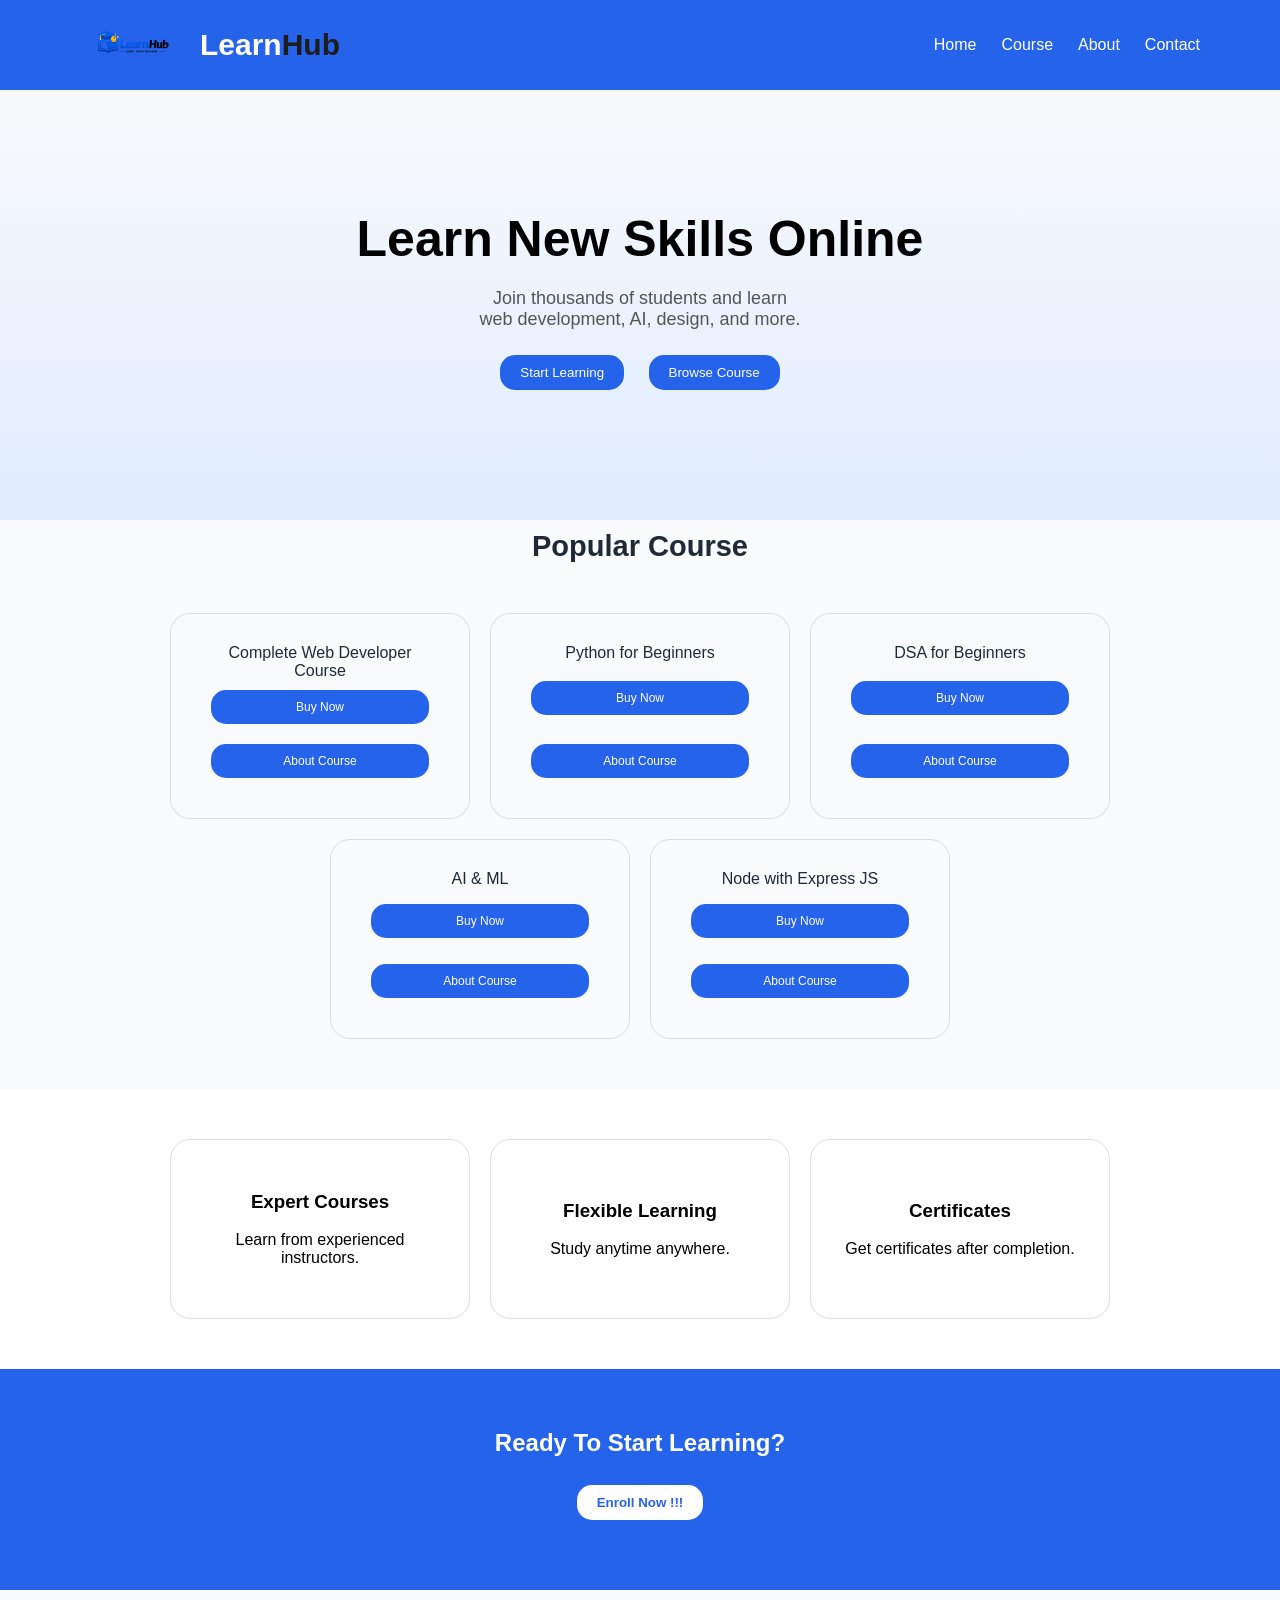
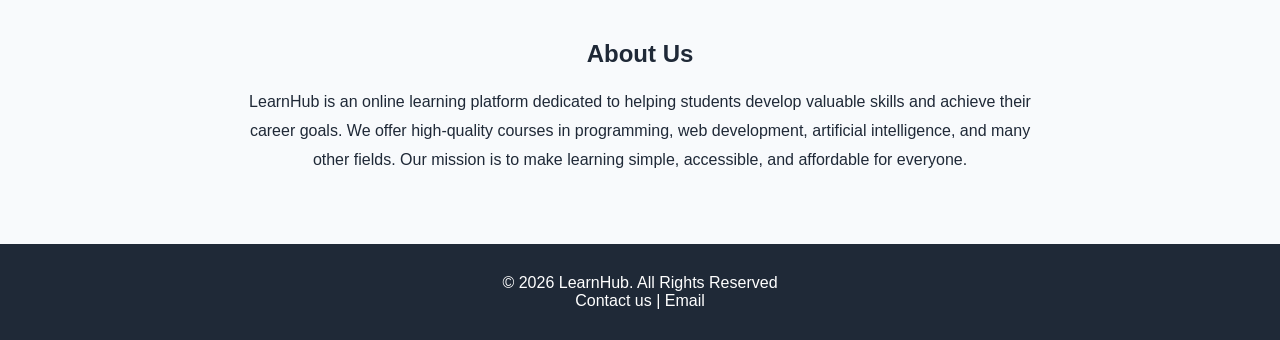
<file: task2/index.html>
<!DOCTYPE html>
<html lang="en">

<head>
    <meta charset="UTF-8">
    <meta name="viewport" content="width=device-width, initial-scale=1.0">
    <title>Landing Page</title>
    <link rel="stylesheet" href="style.css">
    <link rel="shortcut icon" href="img/favicon.png" type="image/x-icon">
</head>

<body>
    <nav>
        <!-- <img src="./img/logo.png" alt="logo"> -->
        <!-- <h2>Learn<span>Hub</span></h2> -->

        <div class="logo">
    <img src="./img/logo.png" alt="logo">
    <h2>Learn<span>Hub</span></h2>
</div>

        <ul>
            <li><a href="#hero">Home</a></li>
            <li><a href="#course">Course</a></li>
            <li><a href="#about">About</a></li>
            <li><a href="#contact">Contact</a></li>
        </ul>
    </nav>

    <section class="hero" id="hero">
        <h1>Learn New Skills Online</h1>
        <p>
            Join thousands of students and learn <br>
            web development, AI, design, and more.
        </p>

        <button>Start Learning</button>
        <button>Browse Course</button>
    </section>

    <h2 class="popularCourse">Popular Course</h2>
    <section class="course" id="course">
        <div class="Card">
            Complete Web Developer Course <br>
            <button class="btn">Buy Now </button>
            <button class="btn">About Course</button>
        </div>
        <div class="Card">
            Python for Beginners <br>
            <button class="btn">Buy Now</button>
            <button class="btn">About Course</button>
        </div>
        <div class="Card">
            DSA for Beginners <br>
            <button class="btn">Buy Now</button>
            <button class="btn">About Course</button>
        </div>
        <div class="Card">
            AI & ML <br>
            <button class="btn">Buy Now</button>
            <button class="btn">About Course</button>
        </div>
        <div class="Card">
            Node with Express JS <br>
            <button class="btn">Buy Now</button>
            <button class="btn">About Course</button>
        </div>
    </section>

    <section class="features">
        <div class="card">
            <h3>Expert Courses</h3> <br>
            <p>Learn from experienced instructors.</p>
        </div>
        <div class="card">
            <h3>Flexible Learning</h3> <br>
            <p>Study anytime anywhere.</p>
        </div>
        <div class="card">
            <h3>Certificates</h3> <br>
            <p>Get certificates after completion.</p>
        </div>
    </section>

    <section class="CTA">
        <h2>Ready To Start Learning?</h2> <br>
        <button>Enroll Now !!!</button>
    </section>

    <section class="about" id="about">
        <h2>About Us</h2>
        <p>
            LearnHub is an online learning platform dedicated to helping students
            develop valuable skills and achieve their career goals. We offer
            high-quality courses in programming, web development, artificial
            intelligence, and many other fields. Our mission is to make learning
            simple, accessible, and affordable for everyone.
        </p>
    </section>

    <footer id="contact">
        &copy; 2026 LearnHub. All Rights Reserved <br>
        <a href="tel:+918369845989">Contact us</a> | <a href="mailto:learnhub@gmail.com">Email</a>
    </footer>
</body>

</html>
</file>
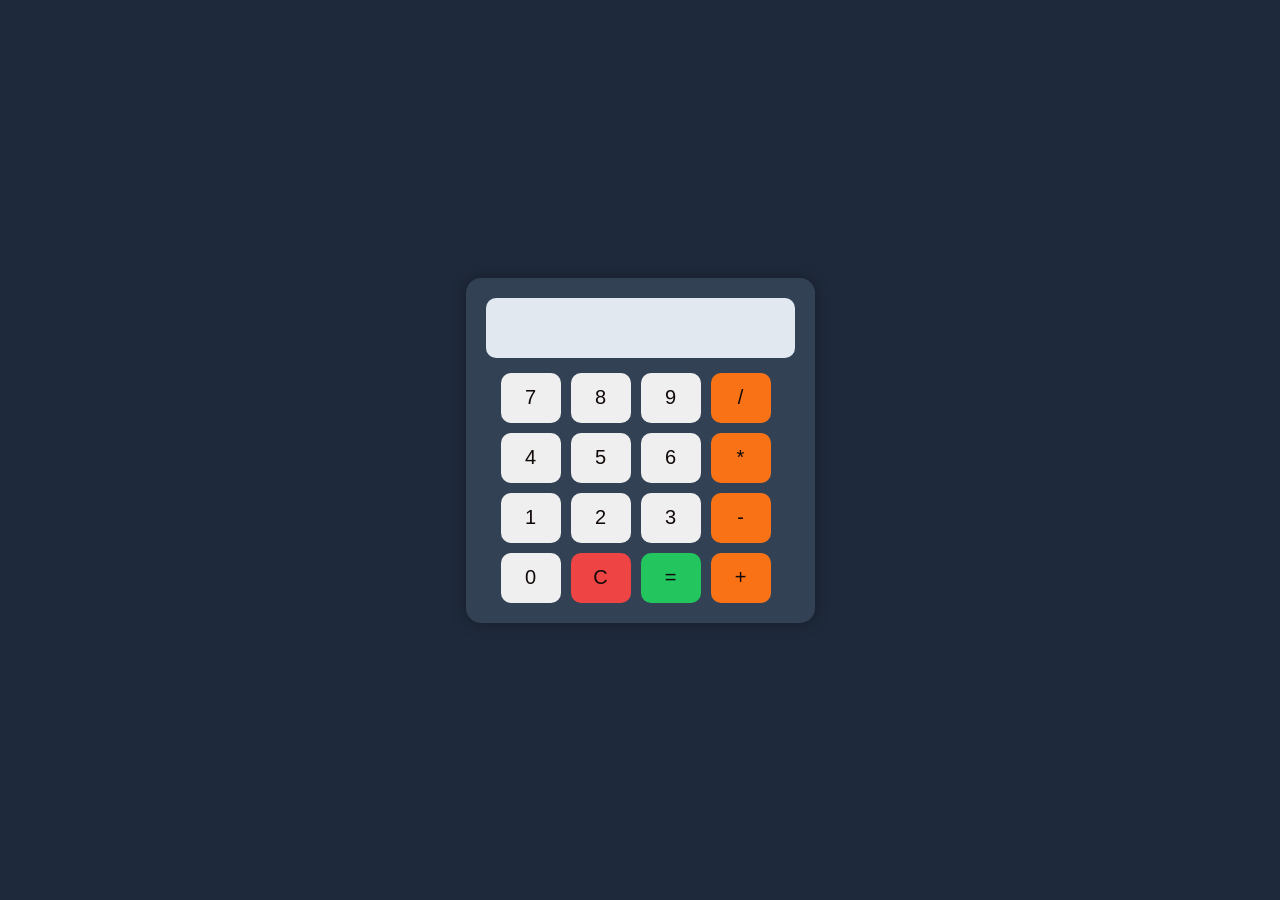
<file: task3/index.html>
<!DOCTYPE html>
<html lang="en">

<head>
    <meta charset="UTF-8">
    <meta name="viewport" content="width=device-width, initial-scale=1.0">
    <title>Calculator</title>
    <link rel="stylesheet" href="style.css">
    <link rel="shortcut icon" href="./icons8-calculator-100.png" type="image/x-icon">
</head>

<body>
    <div class="calci">
        <input type="text" id="display" readonly>

        <div class="btns">
            <button onclick="addValue('7')">7</button>
            <button onclick="addValue('8')">8</button>
            <button onclick="addValue('9')">9</button>
            <button onclick="addValue('/')">/</button>

            <button onclick="addValue('4')">4</button>
            <button onclick="addValue('5')">5</button>
            <button onclick="addValue('6')">6</button>
            <button onclick="addValue('*')">*</button>

            <button onclick="addValue('1')">1</button>
            <button onclick="addValue('2')">2</button>
            <button onclick="addValue('3')">3</button>
            <button onclick="addValue('-')">-</button>

            <button onclick="addValue('0')">0</button>
            <button onclick="clearDisplay()">C</button>
            <button onclick="calculate()">=</button>
            <button onclick="addValue('+')">+</button>



        </div>
    </div>

    <script src="script.js"></script>
</body>

</html>
</file>
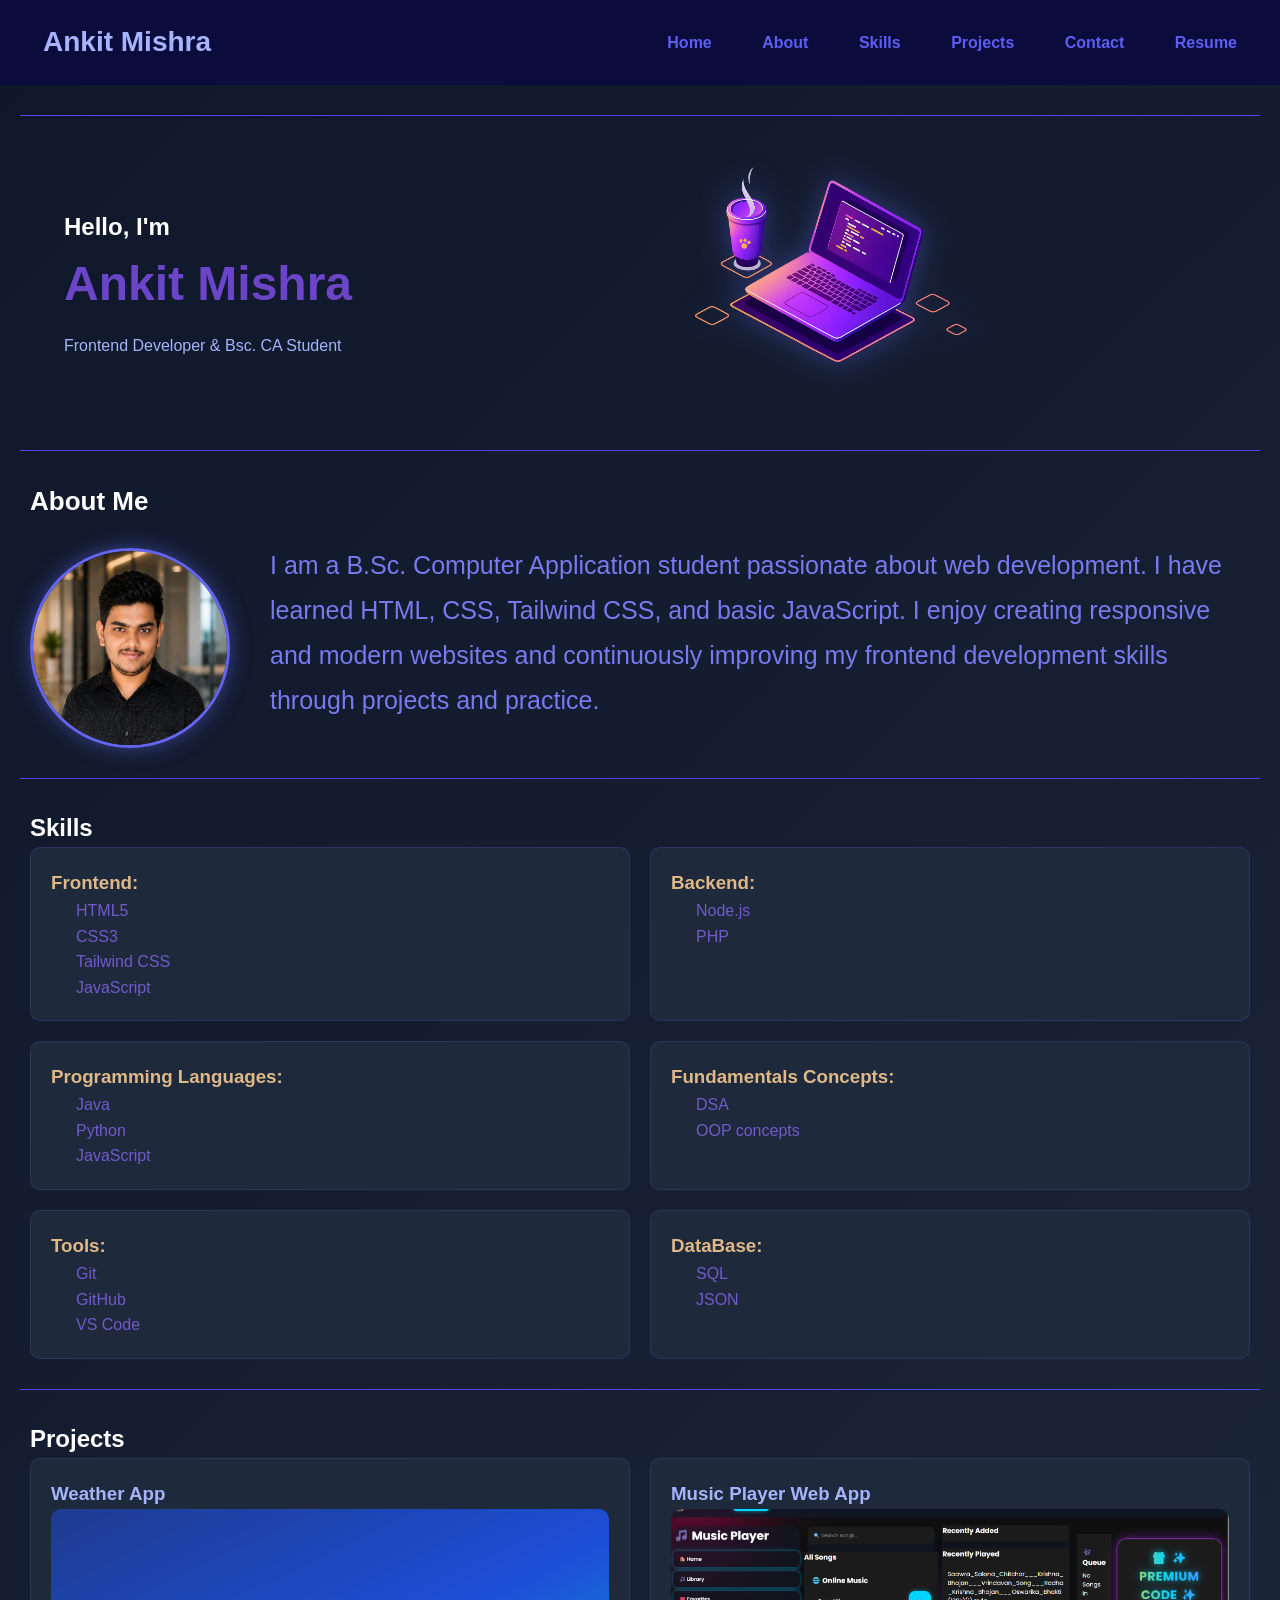
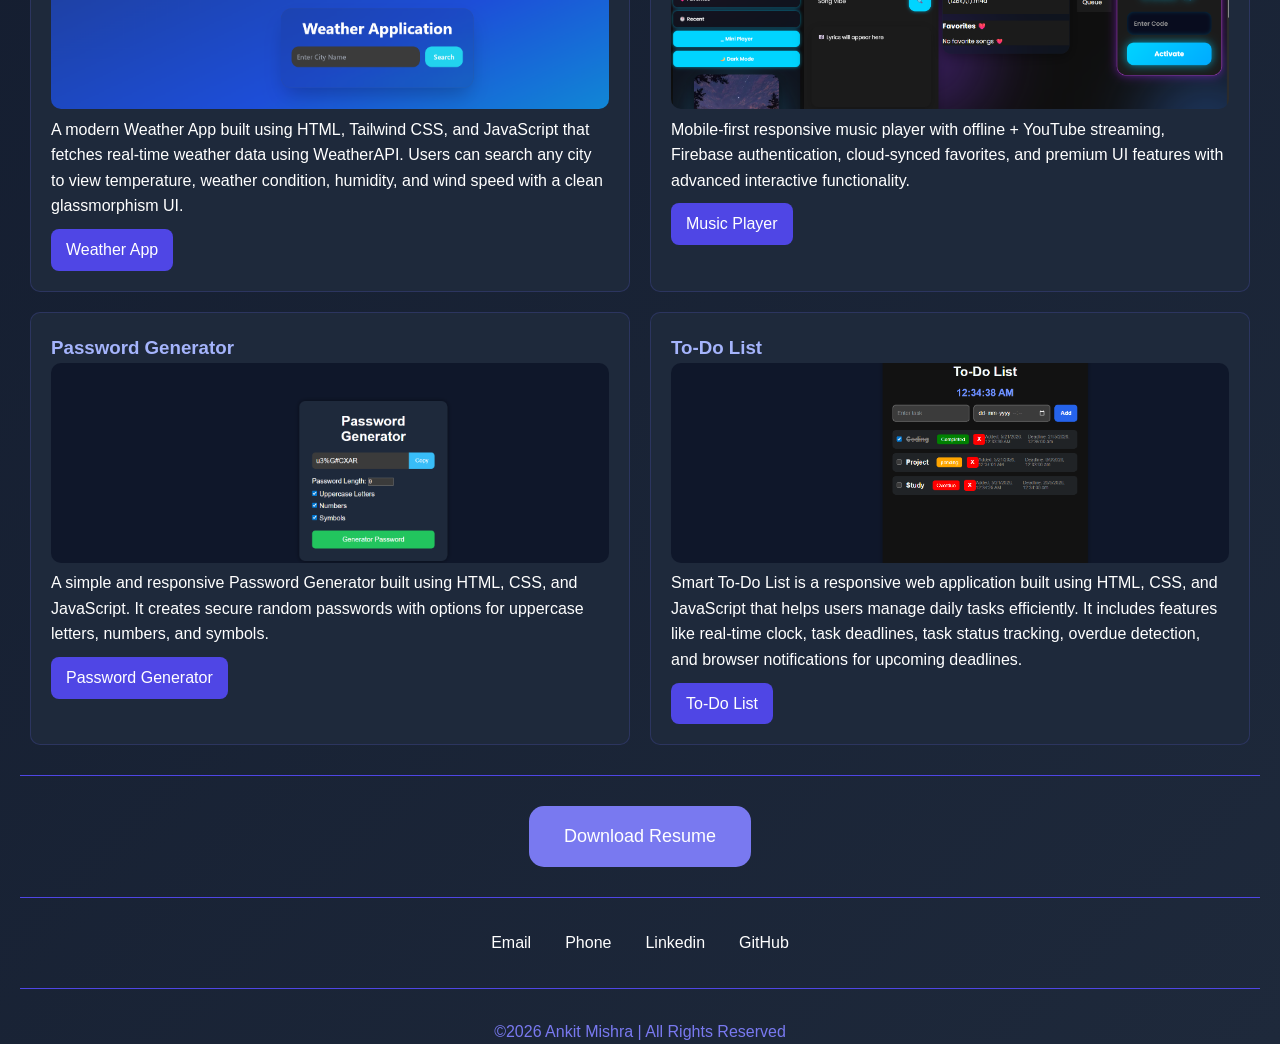
<file: task1/portfolio.html>
<!DOCTYPE html>
<html lang="en">

<head>
    <meta charset="UTF-8">
    <meta name="viewport" content="width=device-width, initial-scale=1.0">
    <title>My Portfolio</title>
    <link rel="stylesheet" href="style.css">
    <link rel="shortcut icon" href="./image/icons8-portfolio-100.png" type="image/x-icon">
</head>

<body>
    <header>
        <h1>Ankit Mishra</h1>
        <nav>
            <a href="#home">Home</a>
            <a href="#about">About</a>
            <a href="#skill">Skills</a>
            <a href="#project">Projects</a>
            <a href="#contact">Contact</a>
            <a href="#resume">Resume</a>
        </nav>
    </header>
    <main>
        <hr>
        <section class="brief" id="home">
            <div class="brief-content">
                <h2>Hello, I'm</h2>
                <h1><span class="violet">Ankit Mishra</span></h1>
                <p>Frontend Developer & Bsc. CA Student </p>
            </div>
            <div class="hero-img">
                <img src="./image/laptop.png" alt="Programming">
            </div>
        </section>
        <hr>
        <section class="about" id="about">
            <h2 class="h2">About Me</h2>
            <div class="about-content">
                <img src="./image/myimg.png" alt="My Image" class="image">
                <p class="bio">
                    I am a B.Sc. Computer Application student passionate about web development. I have learned HTML,
                    CSS,
                    Tailwind CSS, and basic JavaScript. I enjoy creating responsive and modern websites and continuously
                    improving my frontend development skills through projects and practice.
                </p>
            </div>
        </section>
        <hr>
        <section class="skills" id="skill">
            <h2>Skills</h2>
            <div class="cards">
                <div class="card">
                    <div class="frontend">
                        <h3>Frontend:</h3>
                        <ul>
                            <li>HTML5</li>
                            <li>CSS3</li>
                            <li>Tailwind CSS</li>
                            <li>JavaScript</li>
                        </ul>
                    </div>
                </div>
                <div class="card">
                    <div class="backend">
                        <h3>Backend:</h3>
                        <ul>
                            <li>Node.js</li>
                            <li>PHP</li>
                        </ul>
                    </div>
                </div>
                <div class="card">
                    <div class="lang">
                        <h3>Programming Languages:</h3>
                        <ul>
                            <li>Java</li>
                            <li>Python</li>
                            <li>JavaScript</li>
                        </ul>
                    </div>
                </div>
                <div class="card">
                    <div class="concepts">
                        <h3>Fundamentals Concepts:</h3>
                        <ul>
                            <li>DSA</li>
                            <li>OOP concepts</li>
                        </ul>
                    </div>
                </div>
                <div class="card">
                    <div class="tools">
                        <h3>Tools:</h3>
                        <ul>
                            <li>Git</li>
                            <li>GitHub</li>
                            <li>VS Code</li>
                        </ul>
                    </div>
                </div>
                <div class="card">
                    <div class="db">
                        <h3>DataBase:</h3>
                        <ul>
                            <li>SQL</li>
                            <li>JSON</li>
                        </ul>
                    </div>
                </div>
            </div>
        </section>
        <hr>
        <section class="project" id="project">
            <h2>Projects</h2>
            <div class="projects">
                <div class="project-card">
                    <h3>Weather App</h3>
                    <img src="./image/weather.png" alt="weather app image" class="pro">
                    <p class="description">A modern Weather App built using HTML, Tailwind CSS, and JavaScript that
                        fetches real-time weather data using WeatherAPI. Users can search any city to view temperature,
                        weather condition, humidity, and wind speed with a clean glassmorphism UI.</p>
                    <a href="https://basic-weather-web-app.netlify.app/" target="_blank">Weather App</a>
                </div>
                <div class="project-card">
                    <h3>Music Player Web App</h3>
                    <img src="./image/music.png" alt="music player image " class="pro">
                    <p class="description">Mobile-first responsive music player with offline + YouTube streaming,
                        Firebase authentication, cloud-synced favorites, and premium UI features with advanced
                        interactive functionality.</p>
                    <a href="https://aura-music-players.netlify.app/" target="_blank">Music Player</a>
                </div>
                <div class="project-card">
                    <h3>Password Generator</h3>
                    <img src="./image/password.png" alt="Password Generator Image" class="pro">
                    <p class="description">A simple and responsive Password Generator built using HTML, CSS, and
                        JavaScript. It creates secure random passwords with options for uppercase letters, numbers, and
                        symbols.
                    </p>
                    <a href="https://auto-password-generators.netlify.app/" target="_blank">Password Generator</a>
                </div>
                <div class="project-card">
                    <h3>To-Do List</h3>
                    <img src="./image/to-do.png" alt="To - Do list Image" class="pro">
                    <p class="description">Smart To-Do List is a responsive web application built using HTML, CSS, and
                        JavaScript that helps users manage daily tasks efficiently. It includes features like real-time
                        clock, task deadlines, task status tracking, overdue detection, and browser notifications for
                        upcoming deadlines.
                    </p>
                    <a href="https://smart-to-do-lists.netlify.app/" target="_blank">To-Do List</a>
                </div>
            </div>
        </section>
        <hr>
        <section class="resume">
            <button><a href="resume.pdf" id="resume" download>Download Resume</a></button>
        </section>
        <hr>
        <section class="contact" id="contact">
            <a href="mailto:sureshmishra98sm@gmail.com" target="_blank">Email</a>
            <a href="tel:+918369845989" target="_blank">Phone</a>
            <a href="https://www.linkedin.com/in/ankit-mishra-r2627" target="_blank">Linkedin</a>
            <a href="https://github.com/Ankit1822" target="_blank">GitHub</a>
        </section>
        <hr>
    </main>
    <footer>
        <p>&copy;2026 Ankit Mishra | All Rights Reserved </p>
    </footer>
</body>

</html>
</file>
<file: task2/style.css>
* {
    margin: 0;
    padding: 0;
    box-sizing: border-box;
}

html {
    scroll-behavior: smooth;
}

body {
    font-family: Arial, Helvetica, sans-serif;
}

nav {
    display: flex;
    justify-content: space-between;
    align-items: center;
    padding: 10px 80px;
    background-color: #2563EB;
    position: sticky;
    top: 0;
    z-index: 1000;
}
.logo{
    display: flex;
    align-items: center;
    gap: 15px;
}
.logo h2{
    font-size: 30px;
}
.logo img{
    height: 70px;
    width: auto;
}
nav h2 {
    color: #ffff;
}

span {
    color: #1c1c1c;
}

ul {
    display: flex;
    gap: 25px;
    list-style: none;
    padding-left: 45px;
    margin-left: 20px;
}

ul li {
    padding: 0;
}

a {
    text-decoration: none;
    color: #fff;
}

a:hover {
    color: #1c1c1c;
}

.hero {
    text-align: center;
    padding: 120px 20px;
    background: linear-gradient(
        to bottom,
        #f8fafc,
        #e0ecff
    );
    /* background-color: #f8fafc; */
}

.hero h1 {
    font-size: 50px;
}

.hero p {
    margin-top: 20px;
    font-size: 18px;
    color: #555;
}

.hero button{
    margin-top: 25px;
}

button {
    cursor: pointer;
    padding: 10px 20px;
    margin: 10px;
    background-color: #2563EB;
    color: #ffff;
    border: none;
    border-radius: 15px;
    transition: 0.3s;
}

button:hover {
    background-color: #1d4ed8;
}

.popularCourse {
    padding: 0 30px;
    font-size: 29px;
    text-align: center;
    background-color: #f8fafc;
    color: #1f2937;
    padding-top: 10px;
}

.course {
    display: flex;
    justify-content: center;
    flex-wrap: wrap;
    gap: 20px;
    padding: 50px;
    background-color: #f8fafc;
    color: #1f2937;
}

.Card {
    width: 300px;
    min-height: 200px;
    padding: 30px;
    border: 1px solid #ddd;
    border-radius: 20px;

    text-align: center;

    display: flex;
    flex-direction: column;
    justify-content: space-between;
    transition: 0.3s;
}

.Card:hover {
    transform: translateY(-5px);
    box-shadow: 0 5px 15px rgba(0, 0, 0, 0.1);
}

.btn {
    text-align: center;
    font-size: 12px;
    gap: 10px;
}

.features {
    display: flex;
    justify-content: center;
    gap: 20px;
    padding: 50px;
    transition: 0.3s;
}

.card {
    flex: 1;
    max-width: 300px;
    min-height: 180px;

    padding: 30px;
    border: 1px solid #ddd;
    border-radius: 20px;

    text-align: center;

    display: flex;
    flex-direction: column;
    justify-content: center;
    transition: 0.3s;
}
.card:hover{
    transform: translateY(-5px);
    box-shadow: 0 5px 15px rgba(0, 0, 0, 0.1);
}

.CTA {
    background-color: #2563EB;
    color: #ffff;
    padding: 60px 20px;
    text-align: center;
}

.CTA button {
    background-color: #ffffff;
    color: #2563EB;
    font-weight: bold;
}

.CTA button:hover {
    background-color: #1f2937;
    color: #ffffff;

}

.about {
    text-align: center;
    padding: 50px;
    background-color: #f8fafc;
    color: #1f2937;
}

.about p{
    max-width: 800px;
    margin: 20px auto;
    line-height: 1.8;
}

footer {
    text-align: center;
    padding: 30px;
    background-color: #1f2937;
    color: white;
}

footer a:hover {
    color: #808080;
}

@media(max-width:768px) {
    nav {
        flex-direction: column;
        gap: 20px;
        padding: 20px;
    }

    ul {
        display: flex;
        flex-wrap: wrap;
        justify-content: center;
        gap: 25px;
        padding: 10px 0;
        width: 100%;
        justify-content: space-evenly;
    }

    .logo img{
        height: 50px;
        width: auto;
        border-radius: 8px;
    }

    .hero {
        padding: 60px 20px;
    }

    .hero h1 {
        font-size: 32px;
    }

    .course,
    .features {
        flex-direction: column;
        align-items: center;
    }

    .Card,
    .card {
        width: 90%;
        max-width: 350px;
    }
}
</file>
<file: task3/style.css>
*{
    padding: 0;
    margin: 0;
    box-sizing: border-box;
}

body{
    display: flex;
    justify-content: center;
    align-items: center;
    height: 100vh;
    background-color: #1e293b;
    font-family: Arial, Helvetica, sans-serif;
}

.calci{
    background-color: #334155;
    padding: 20px;
    border-radius: 15px;
    box-shadow: 0 0 15px rgba(0,0,0,0.3);
}

#display{
    width: 100%;
    height: 60px;
    border: none;
    border-radius: 10px;
    margin-bottom: 15px;
    font-size: 24px;
    text-align: right;
    padding-right: 10px;
    background: #e2e8f0;
}

.btns{
    display: grid;
    grid-template-columns: repeat(4 , 60px);
    gap: 10px;
    padding-left: 15px;
}

button{
    height: 60px;
    border: none;
    text-align: center;
    /* padding-top: 10px; */
    border: 1px solid #1c1c1c;
    border-radius: 10px;
    height: 50px;
    font-size: 20px;
    cursor: pointer;
    color: #120909;
    transition: 0.3s;
    border: none;
}

button:hover{
    background: #475569;
    color: #edeff1;
}

button:nth-child(4),
button:nth-child(8),
button:nth-child(12),
button:nth-child(16){
    background: #f97316;;
}


button:nth-child(4):hover,
button:nth-child(8):hover,
button:nth-child(12):hover,
button:nth-child(16):hover{
    background: #ea580c;
}

button:nth-child(15){
    background: #22c55e;
}

button:nth-child(15):hover{
    background: #16a34a;
}

button:nth-child(14){
    background: #ef4444;
}

button:nth-child(14):hover{
    background: #dc2626;
}
</file>
<file: task1/style.css>
* {
    margin: 0;
    padding: 0;
    box-sizing: border-box;
    font-family: Arial, Helvetica, sans-serif;
}

html {
    scroll-behavior: smooth;
}

body {
    color: white;
    line-height: 1.6;
    min-height: 100vh;
    background: linear-gradient(135deg,
            #0f172a,
            #1e293b);
}

header {
    background-color: rgb(11, 11, 60);
    display: flex;
    
    justify-content: space-between;
    align-items: center;
    position: sticky;
    top: 0;
    z-index: 1000;
    padding: 20px;
}

header h1 {
    margin: 0 23px;
    font-size: 28px;
    color: #a5b4fc;
    transition: all 0.4s ease;
}

header h1:hover {
    transform: scale(1.08);
    color: #6366f1;
    text-shadow: 0 0 10px #6366f1,
        0 0 20px #6366f1;
    cursor: pointer;
}

nav a {
    color: #5e5ef7;
    margin: 0 23px;
    text-decoration: none;
    transition: all 0.8s ease-in-out;
    font-weight: bold;
}

nav a:hover {
    cursor: pointer;
    color: #a5b4fc;
    text-decoration: underline;
}

main hr {
    border: none;
    height: 1px;
    background-color: #4f46e5;
    margin: 30px 20px;
}

.brief {
    display: flex;
    justify-content: space-between;
    align-items: center;
    margin: 0 5%;
}

.hero-img img {
    width: 400px;
    border-radius: 20px;
    margin-right: 12rem;
    filter: drop-shadow(0 0 15px rgba(99, 102, 241, 0.4));
    transition: all 0.4s ease;

}

.hero-img img:hover {
    transform: scale(1.08);
    filter: drop-shadow(0 0 30px rgba(99, 102, 241, 0.8));
}

.brief-bio {
    font-size: 30px;
}

.brief h1 {
    font-size: 3rem;
}

.brief p {
    color: #a5b4fc;
    margin-top: 10px;
}

.violet {
    color: #7e4ee6d5;
}

.about {
    height: auto;
    margin-top: 20px;
    padding: 0 30px;
}


.h2 {
    font-size: 26px;
    margin-bottom: 20px;
}

.about-content {
    display: flex;
    align-items: flex-start;
    gap: 30px;
    width: 100%;
}


.image {
    width: 200px;
    height: 200px;
    border-radius: 50%;
    flex-shrink: 0;
    border: 3px solid #6366f1;
    box-shadow: 0 0 20px rgba(99, 102, 241, .5);
    margin-top: 5px;
}

.bio {
    flex: 1;
    padding-left: 10px;
    color: #7979f0;
    font-size: 25px;
    margin-top: 20px;
    width: auto;
    line-height: 1.8;
    margin: 0;
    padding-right: 20px;
}

.skills {
    padding: 0 30px;
}

.skills h2 {
    margin-left: 0;
}

.cards {
    display: grid;
    justify-content: center;
    grid-template-columns: repeat(2, 1fr);
    margin-left: 0;
    gap: 20px;
    align-items: stretch;
}

.card {
    padding: 20px;
    background-color: #1e293b;
    border-radius: 10px;
    height: 100%;
    transition: 0.3s;
}

.card:hover {
    transform: translateY(-10px);
    box-shadow: 0 0 20px rgba(99, 102, 241, .4);
}

.card h3 {
    color: burlywood;
}

.card ul li {
    list-style: none;
    padding-left: 25px;
    color: #8264e7d4;
}

.project {
    padding: 0 30px;
}

.project h2 {
    margin-left: 0;
}

.projects {
    display: grid;
    justify-content: center;
    align-items: stretch;
    grid-template-columns: repeat(2, 1fr);
    margin-left: 0;
    gap: 20px;
    width: auto;
    height: auto;

}

.project-card {
    padding: 20px;
    background-color: #1e293b;
    border-radius: 10px;
    transition: 0.3s;
    overflow: hidden;
}

.project-card:hover {
    transform: scale(1.03);
}

.project-card a {
    display: inline-block;
    margin-top: 10px;
    text-decoration: none;
    color: white;
    background: #4f46e5;
    padding: 8px 15px;
    border-radius: 8px;
    transition: 0.3s;
}

.project-card a:hover {
    background: #6366f1;
    color: black;
}

.project-card h3 {
    color: #a5b4fc;
}

.card,
.project-card {
    border: 1px solid rgba(99, 102, 241, 0.2);
}

.pro {
    width: 100%;
    height: 200px;
    object-fit: cover;
    border-radius: 10px;
    background-color: #334155;
    transition: 0.3s;
}

.pro:hover {
    transform: scale(1.05);
}

.resume {
    text-align: center;
    margin: 10px;
}

.resume button {
    padding: 10px;
    background-color: #7979f0;
    transition: all 0.8s ease-in;
    border-radius: 15px;
    border: none;
    padding: 15px 30px;
    font-size: 18px;
}

button:hover {
    background-color: #5e5ef7;
}

button a {
    display: inline-block;
    padding: 5px;
    text-decoration: none;
    color: white;
}

button a:hover {
    cursor: pointer;
    color: black;
}

.contact {
    display: flex;
    justify-content: center;
    gap: 30px;
    align-items: center;
    margin: 0 20px;
}

.contact a {
    color: white;
    text-decoration: none;
    padding: 2px;
    border-radius: 10px;
}

.contact a:hover {
    cursor: pointer;
    color: black;
    background-color: #5e5ef7;
    border: none;
}

footer {
    text-align: center;
    color: #7979f0;
}

@media (max-width:480px) {
    header h1 {
        font-size: 22px;
    }

    .brief h1 {
        font-size: 2rem;
    }

    .bio {
        font-size: 16px;
        padding: 0;
    }

    .hero-img img {
        width: 200px;
    }

    .project-card {
        padding: 15px;
    }

    .contact {
        font-size: 14px;
    }
}

@media (max-width:768px) {

    header {
        flex-direction: column;
        padding: 15px;
    }

    nav {
        display: flex;
        flex-wrap: wrap;
        justify-content: center;
        gap: 10px;
    }

    nav a {
        margin: 0;
    }

    .about-content {
        flex-direction: column;
        align-items: center;
    }

    .bio {
        width: 100%;
    }

    .cards,
    .projects {
        grid-template-columns: 1fr;
    }

    .contact {
        flex-direction: column;
        gap: 10px;
    }

    .brief {
        margin: 4rem 20px;
        flex-direction: column-reverse;
        text-align: center;
    }

    .brief-content {
        margin-left: 0;
    }

    .hero-img img {
        width: 250px;
    }

    .image {
        float: none;
        display: block;
        margin: auto;
    }

    .bio {
        text-align: center;
    }
}


@media (max-width:1024px) {

    .hero-img img {
        width: 320px;
        margin-right: 0;
    }

    .brief {
        gap: 40px;
    }

    .bio {
        font-size: 18px;
    }
}

@media (min-width:1440px) {

    .brief,
    .about,
    .skills,
    .project {
        max-width: 1400px;
        margin: auto;
    }

    .bio {
        flex: 1;
    }
}
</file>
